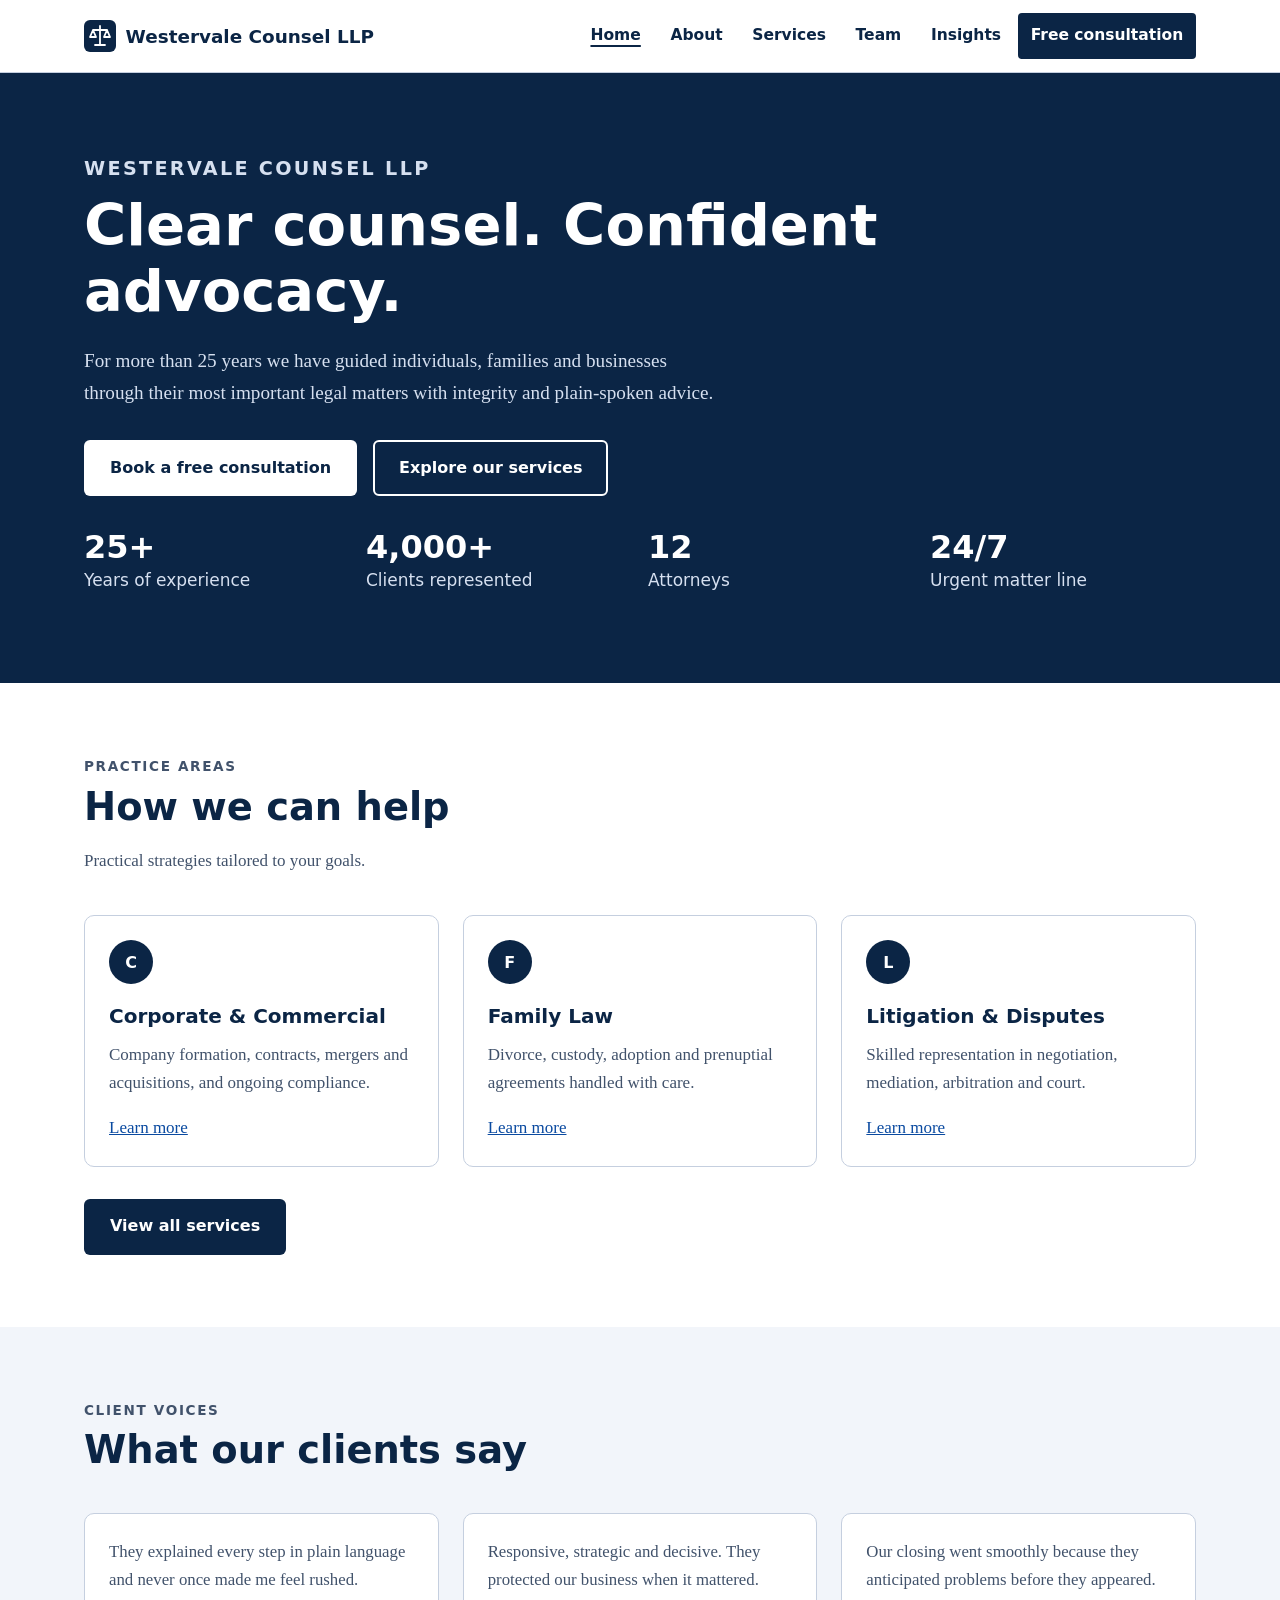
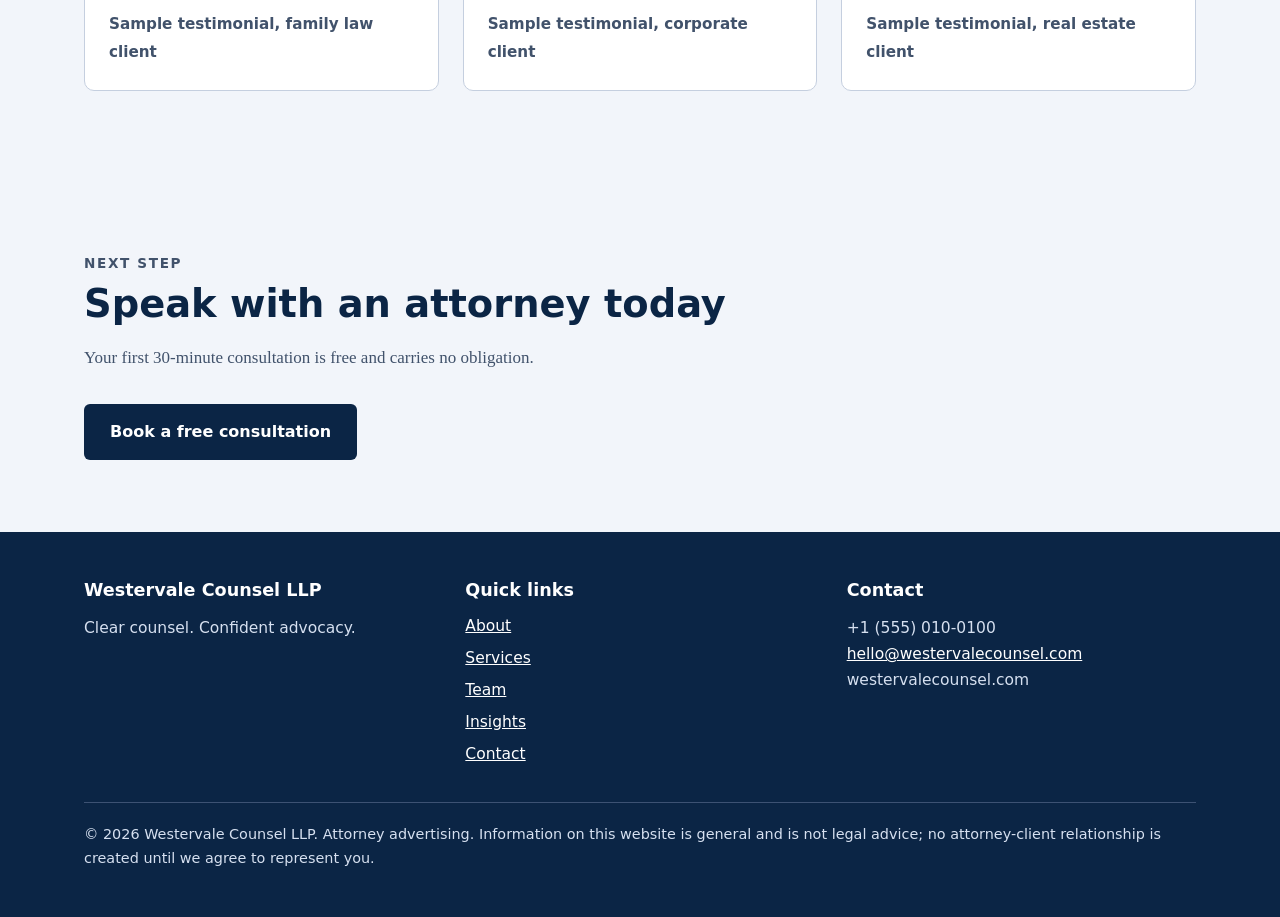
<file: index.html>
<!DOCTYPE html>
<html lang="en">
<head>
<meta charset="utf-8">
<meta name="viewport" content="width=device-width, initial-scale=1, viewport-fit=cover">
<title>Trusted Legal Counsel | Westervale Counsel LLP</title>
<meta name="description" content="Westervale Counsel LLP provides corporate, family, litigation, real estate, immigration and estate legal services.">
<link rel="icon" href="data:image/svg+xml,%3Csvg xmlns='http://www.w3.org/2000/svg' viewBox='0 0 32 32'%3E%3Crect width='32' height='32' rx='6' fill='%230b2545'/%3E%3C/svg%3E">
<link rel="stylesheet" href="styles.css">
</head>
<body>
<a class="skip" href="#main">Skip to main content</a>
<header class="site">
<div class="wrap bar">
<a class="logo" href="index.html" aria-label="Westervale Counsel LLP, home"><svg viewBox="0 0 32 32" aria-hidden="true" focusable="false"><rect width="32" height="32" rx="6" fill="currentColor"/><path d="M16 6v18M9 10h14M9 10l-3 7h6zM23 10l-3 7h6zM11 25h10" stroke="var(--bg)" stroke-width="1.8" fill="none" stroke-linecap="round" stroke-linejoin="round"/></svg>
Westervale Counsel LLP
</a>
<nav aria-label="Main">
<button class="menu-btn" type="button" aria-expanded="false" aria-controls="menu">Menu</button>
<ul id="menu"><li><a href="index.html" aria-current="page">Home</a></li><li><a href="about.html">About</a></li><li><a href="services.html">Services</a></li><li><a href="team.html">Team</a></li><li><a href="insight.html">Insights</a></li><li><a class="cta" href="contact.html">Free consultation</a></li></ul>
</nav>
</div>
</header>
<main id="main">
<section class="hero" aria-labelledby="hero-h"><div class="wrap"><p class="eyebrow">Westervale Counsel LLP</p><h1 id="hero-h">Clear counsel. Confident advocacy.</h1><p>For more than 25 years we have guided individuals, families and businesses through their most important legal matters with integrity and plain-spoken advice.</p><div class="btns"><a class="btn btn-light" href="contact.html">Book a free consultation</a><a class="btn btn-outline" href="services.html">Explore our services</a></div><ul class="stats" aria-label="Firm highlights"><li><strong>25+</strong><span>Years of experience</span></li><li><strong>4,000+</strong><span>Clients represented</span></li><li><strong>12</strong><span>Attorneys</span></li><li><strong>24/7</strong><span>Urgent matter line</span></li></ul></div></section>
<section class="section" id="services" aria-labelledby="services-h"><div class="wrap"><p class="eyebrow">Practice areas</p><h2 id="services-h">How we can help</h2><p class="lead">Practical strategies tailored to your goals.</p><ul class="grid"><li class="card"><div class="icon" aria-hidden="true">C</div><h3>Corporate &amp; Commercial</h3><p>Company formation, contracts, mergers and acquisitions, and ongoing compliance.</p><a href="services.html">Learn more<span class="sr"> about Corporate &amp; Commercial</span></a></li><li class="card"><div class="icon" aria-hidden="true">F</div><h3>Family Law</h3><p>Divorce, custody, adoption and prenuptial agreements handled with care.</p><a href="services.html">Learn more<span class="sr"> about Family Law</span></a></li><li class="card"><div class="icon" aria-hidden="true">L</div><h3>Litigation &amp; Disputes</h3><p>Skilled representation in negotiation, mediation, arbitration and court.</p><a href="services.html">Learn more<span class="sr"> about Litigation &amp; Disputes</span></a></li></ul><div class="btns"><a class="btn btn-dark" href="services.html">View all services</a></div></div></section>
<section class="section alt" id="results" aria-labelledby="results-h"><div class="wrap"><p class="eyebrow">Client voices</p><h2 id="results-h">What our clients say</h2><ul class="grid"><li class="card"><blockquote><p>They explained every step in plain language and never once made me feel rushed.</p><cite>Sample testimonial, family law client</cite></blockquote></li><li class="card"><blockquote><p>Responsive, strategic and decisive. They protected our business when it mattered.</p><cite>Sample testimonial, corporate client</cite></blockquote></li><li class="card"><blockquote><p>Our closing went smoothly because they anticipated problems before they appeared.</p><cite>Sample testimonial, real estate client</cite></blockquote></li></ul></div></section>
<section class="section alt" id="cta" aria-labelledby="cta-h"><div class="wrap"><p class="eyebrow">Next step</p><h2 id="cta-h">Speak with an attorney today</h2><p class="lead">Your first 30-minute consultation is free and carries no obligation.</p><div class="btns"><a class="btn btn-dark" href="contact.html">Book a free consultation</a></div></div></section>
</main>
<footer>
<div class="wrap">
<div class="cols">
<div><h2>Westervale Counsel LLP</h2><p>Clear counsel. Confident advocacy.</p></div>
<div><h2>Quick links</h2><ul><li><a href="about.html">About</a></li><li><a href="services.html">Services</a></li><li><a href="team.html">Team</a></li><li><a href="insight.html">Insights</a></li><li><a href="contact.html">Contact</a></li></ul></div>
<div><h2>Contact</h2><p>+1 (555) 010-0100<br><a href="mailto:hello@westervalecounsel.com">hello@westervalecounsel.com</a><br>westervalecounsel.com</p></div>
</div>
<p class="fine">&copy; 2026 Westervale Counsel LLP. Attorney advertising. Information on this website is general and is not legal advice; no attorney-client relationship is created until we agree to represent you.</p>
</div>
</footer>
<script src="script.js" defer></script>
</body>
</html>
</file>
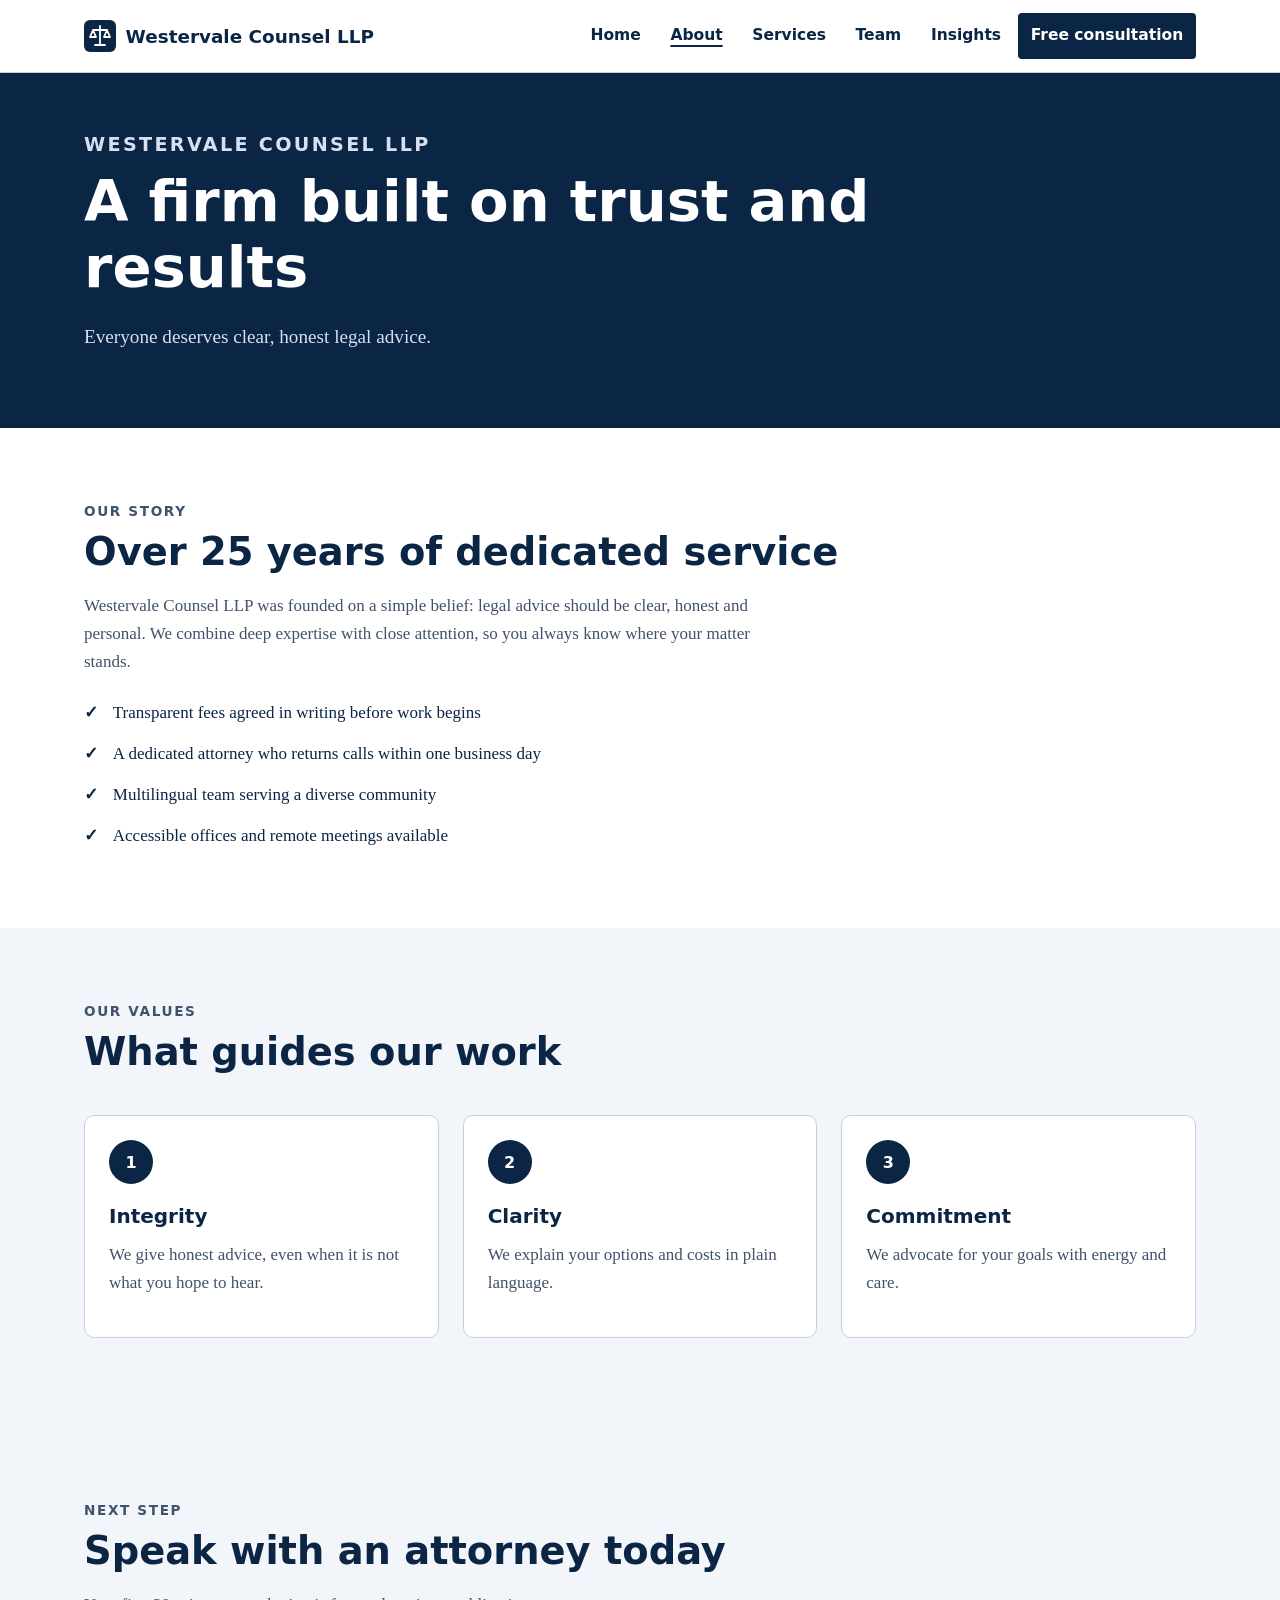
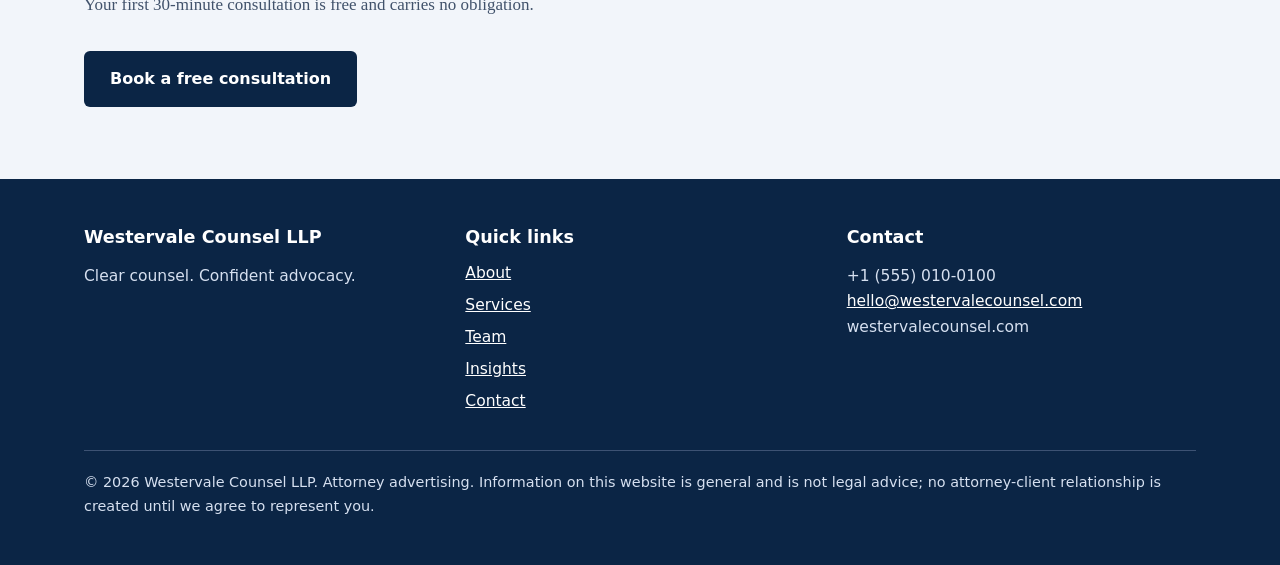
<file: about.html>
<!DOCTYPE html>
<html lang="en">
<head>
<meta charset="utf-8">
<meta name="viewport" content="width=device-width, initial-scale=1, viewport-fit=cover">
<title>About Us | Westervale Counsel LLP</title>
<meta name="description" content="Learn about Westervale Counsel LLP, our values and our approach to client service.">
<link rel="icon" href="data:image/svg+xml,%3Csvg xmlns='http://www.w3.org/2000/svg' viewBox='0 0 32 32'%3E%3Crect width='32' height='32' rx='6' fill='%230b2545'/%3E%3C/svg%3E">
<link rel="stylesheet" href="styles.css">
</head>
<body>
<a class="skip" href="#main">Skip to main content</a>
<header class="site">
<div class="wrap bar">
<a class="logo" href="index.html" aria-label="Westervale Counsel LLP, home"><svg viewBox="0 0 32 32" aria-hidden="true" focusable="false"><rect width="32" height="32" rx="6" fill="currentColor"/><path d="M16 6v18M9 10h14M9 10l-3 7h6zM23 10l-3 7h6zM11 25h10" stroke="var(--bg)" stroke-width="1.8" fill="none" stroke-linecap="round" stroke-linejoin="round"/></svg>
Westervale Counsel LLP
</a>
<nav aria-label="Main">
<button class="menu-btn" type="button" aria-expanded="false" aria-controls="menu">Menu</button>
<ul id="menu"><li><a href="index.html">Home</a></li><li><a href="about.html" aria-current="page">About</a></li><li><a href="services.html">Services</a></li><li><a href="team.html">Team</a></li><li><a href="insight.html">Insights</a></li><li><a class="cta" href="contact.html">Free consultation</a></li></ul>
</nav>
</div>
</header>
<main id="main">
<section class="hero sm" aria-labelledby="hero-h"><div class="wrap"><p class="eyebrow">Westervale Counsel LLP</p><h1 id="hero-h">A firm built on trust and results</h1><p>Everyone deserves clear, honest legal advice.</p></div></section>
<section class="section" id="story" aria-labelledby="story-h"><div class="wrap"><p class="eyebrow">Our story</p><h2 id="story-h">Over 25 years of dedicated service</h2><p class="lead">Westervale Counsel LLP was founded on a simple belief: legal advice should be clear, honest and personal. We combine deep expertise with close attention, so you always know where your matter stands.</p><ul class="checks"><li>Transparent fees agreed in writing before work begins</li><li>A dedicated attorney who returns calls within one business day</li><li>Multilingual team serving a diverse community</li><li>Accessible offices and remote meetings available</li></ul></div></section>
<section class="section alt" id="values" aria-labelledby="values-h"><div class="wrap"><p class="eyebrow">Our values</p><h2 id="values-h">What guides our work</h2><ul class="grid"><li class="card"><div class="icon" aria-hidden="true">1</div><h3>Integrity</h3><p>We give honest advice, even when it is not what you hope to hear.</p></li><li class="card"><div class="icon" aria-hidden="true">2</div><h3>Clarity</h3><p>We explain your options and costs in plain language.</p></li><li class="card"><div class="icon" aria-hidden="true">3</div><h3>Commitment</h3><p>We advocate for your goals with energy and care.</p></li></ul></div></section>
<section class="section alt" id="cta" aria-labelledby="cta-h"><div class="wrap"><p class="eyebrow">Next step</p><h2 id="cta-h">Speak with an attorney today</h2><p class="lead">Your first 30-minute consultation is free and carries no obligation.</p><div class="btns"><a class="btn btn-dark" href="contact.html">Book a free consultation</a></div></div></section>
</main>
<footer>
<div class="wrap">
<div class="cols">
<div><h2>Westervale Counsel LLP</h2><p>Clear counsel. Confident advocacy.</p></div>
<div><h2>Quick links</h2><ul><li><a href="about.html">About</a></li><li><a href="services.html">Services</a></li><li><a href="team.html">Team</a></li><li><a href="insight.html">Insights</a></li><li><a href="contact.html">Contact</a></li></ul></div>
<div><h2>Contact</h2><p>+1 (555) 010-0100<br><a href="mailto:hello@westervalecounsel.com">hello@westervalecounsel.com</a><br>westervalecounsel.com</p></div>
</div>
<p class="fine">&copy; 2026 Westervale Counsel LLP. Attorney advertising. Information on this website is general and is not legal advice; no attorney-client relationship is created until we agree to represent you.</p>
</div>
</footer>
<script src="script.js" defer></script>
</body>
</html>
</file>
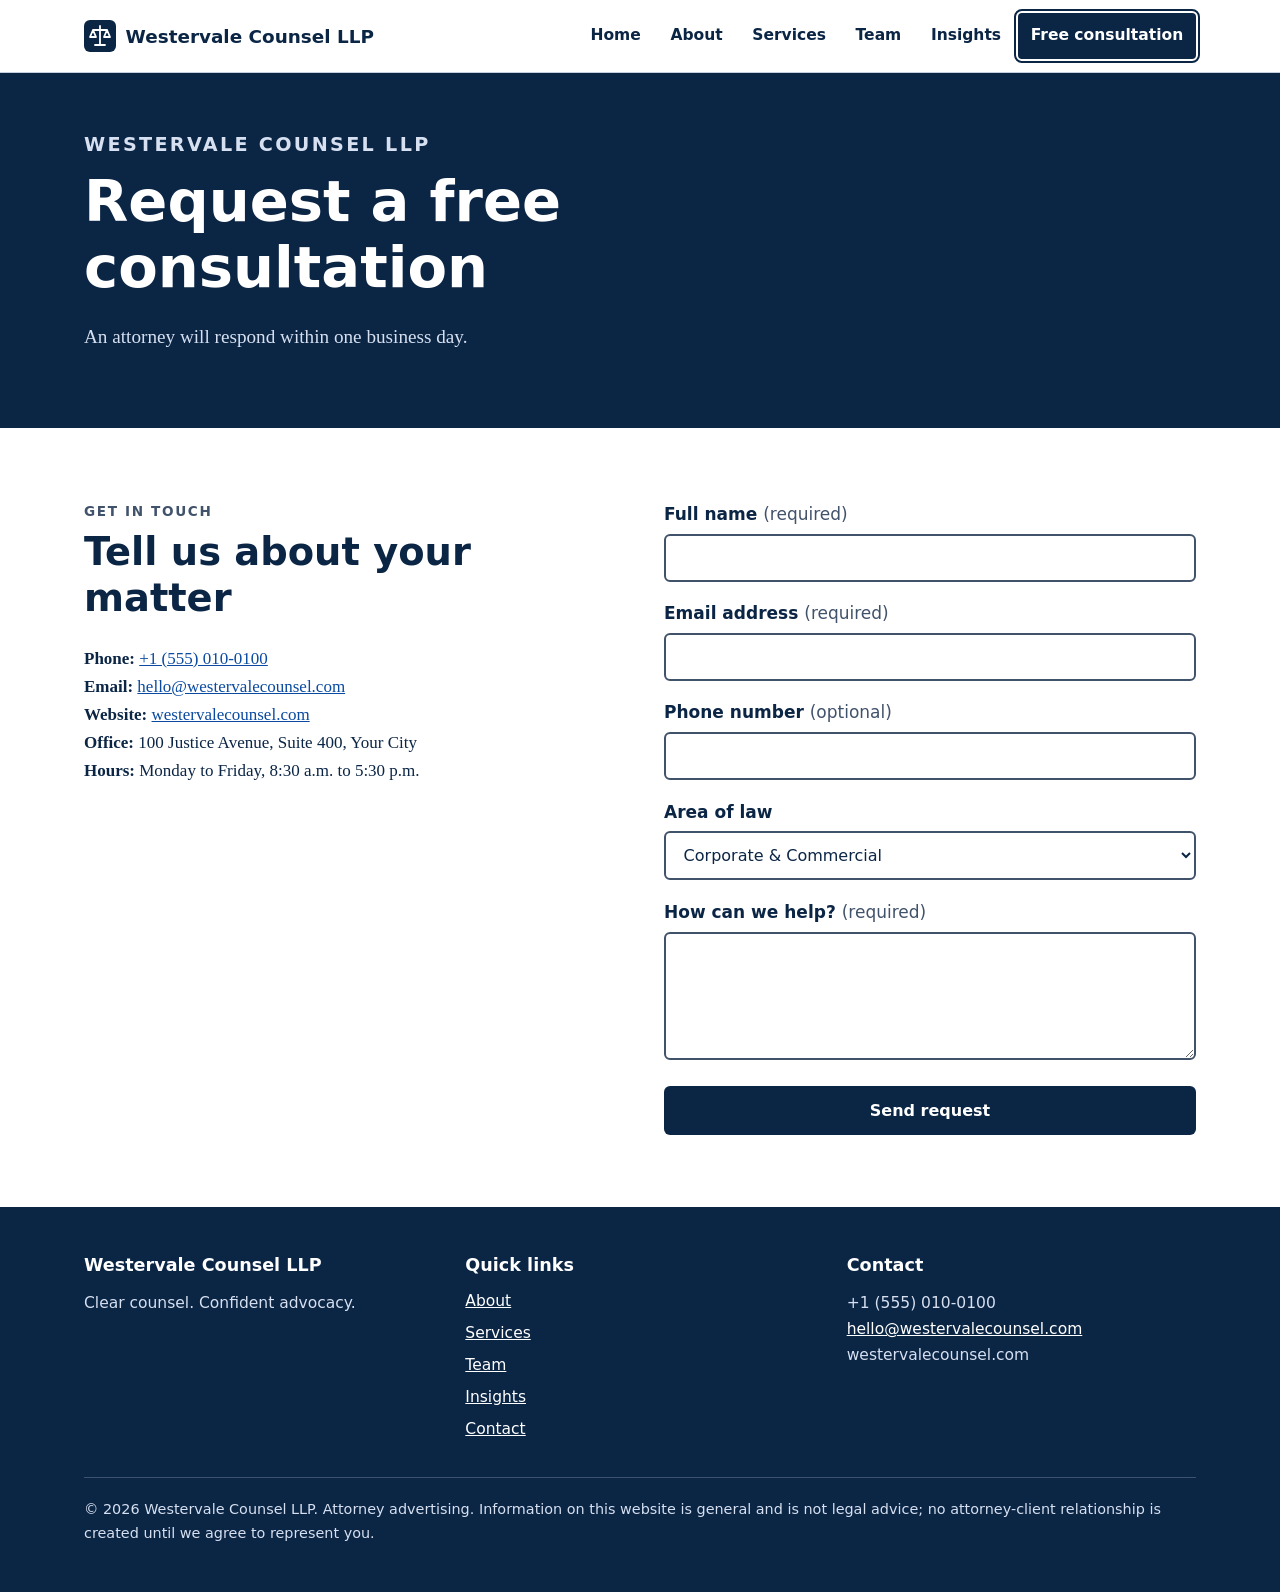
<file: contact.html>
<!DOCTYPE html>
<html lang="en">
<head>
<meta charset="utf-8">
<meta name="viewport" content="width=device-width, initial-scale=1, viewport-fit=cover">
<title>Contact | Westervale Counsel LLP</title>
<meta name="description" content="Request a free consultation with Westervale Counsel LLP.">
<link rel="icon" href="data:image/svg+xml,%3Csvg xmlns='http://www.w3.org/2000/svg' viewBox='0 0 32 32'%3E%3Crect width='32' height='32' rx='6' fill='%230b2545'/%3E%3C/svg%3E">
<link rel="stylesheet" href="styles.css">
</head>
<body>
<a class="skip" href="#main">Skip to main content</a>
<header class="site">
<div class="wrap bar">
<a class="logo" href="index.html" aria-label="Westervale Counsel LLP, home"><svg viewBox="0 0 32 32" aria-hidden="true" focusable="false"><rect width="32" height="32" rx="6" fill="currentColor"/><path d="M16 6v18M9 10h14M9 10l-3 7h6zM23 10l-3 7h6zM11 25h10" stroke="var(--bg)" stroke-width="1.8" fill="none" stroke-linecap="round" stroke-linejoin="round"/></svg>
Westervale Counsel LLP
</a>
<nav aria-label="Main">
<button class="menu-btn" type="button" aria-expanded="false" aria-controls="menu">Menu</button>
<ul id="menu"><li><a href="index.html">Home</a></li><li><a href="about.html">About</a></li><li><a href="services.html">Services</a></li><li><a href="team.html">Team</a></li><li><a href="insight.html">Insights</a></li><li><a class="cta" href="contact.html" aria-current="page">Free consultation</a></li></ul>
</nav>
</div>
</header>
<main id="main">
<section class="hero sm" aria-labelledby="hero-h"><div class="wrap"><p class="eyebrow">Westervale Counsel LLP</p><h1 id="hero-h">Request a free consultation</h1><p>An attorney will respond within one business day.</p></div></section>
<section class="section" id="contact" aria-labelledby="contact-h"><div class="wrap two"><div><p class="eyebrow">Get in touch</p><h2 id="contact-h">Tell us about your matter</h2><address><strong>Phone:</strong> <a href="tel:+15550100">+1 (555) 010-0100</a><br><strong>Email:</strong> <a href="mailto:hello@westervalecounsel.com">hello@westervalecounsel.com</a><br><strong>Website:</strong> <a href="https://westervalecounsel.com">westervalecounsel.com</a><br><strong>Office:</strong> 100 Justice Avenue, Suite 400, Your City<br><strong>Hours:</strong> Monday to Friday, 8:30 a.m. to 5:30 p.m.</address></div><form id="cf" novalidate aria-label="Consultation request">
<div><label for="name">Full name <span class="req">(required)</span></label><input id="name" name="name" autocomplete="name" required aria-describedby="name-e"><p class="err" id="name-e" hidden></p></div>
<div><label for="email">Email address <span class="req">(required)</span></label><input id="email" name="email" type="email" autocomplete="email" required aria-describedby="email-e"><p class="err" id="email-e" hidden></p></div>
<div><label for="phone">Phone number <span class="req">(optional)</span></label><input id="phone" name="phone" type="tel" autocomplete="tel"></div>
<div><label for="area">Area of law</label><select id="area" name="area"><option>Corporate &amp; Commercial</option><option>Family Law</option><option>Litigation &amp; Disputes</option><option>Real Estate</option><option>Immigration</option><option>Wills &amp; Estates</option><option>Other</option></select></div>
<div><label for="msg">How can we help? <span class="req">(required)</span></label><textarea id="msg" name="msg" required aria-describedby="msg-e"></textarea><p class="err" id="msg-e" hidden></p></div>
<button class="btn btn-dark" type="submit">Send request</button>
<div class="status" id="status" role="status" aria-live="polite"></div>
</form></div></section>
</main>
<footer>
<div class="wrap">
<div class="cols">
<div><h2>Westervale Counsel LLP</h2><p>Clear counsel. Confident advocacy.</p></div>
<div><h2>Quick links</h2><ul><li><a href="about.html">About</a></li><li><a href="services.html">Services</a></li><li><a href="team.html">Team</a></li><li><a href="insight.html">Insights</a></li><li><a href="contact.html">Contact</a></li></ul></div>
<div><h2>Contact</h2><p>+1 (555) 010-0100<br><a href="mailto:hello@westervalecounsel.com">hello@westervalecounsel.com</a><br>westervalecounsel.com</p></div>
</div>
<p class="fine">&copy; 2026 Westervale Counsel LLP. Attorney advertising. Information on this website is general and is not legal advice; no attorney-client relationship is created until we agree to represent you.</p>
</div>
</footer>
<script src="script.js" defer></script>
</body>
</html>
</file>
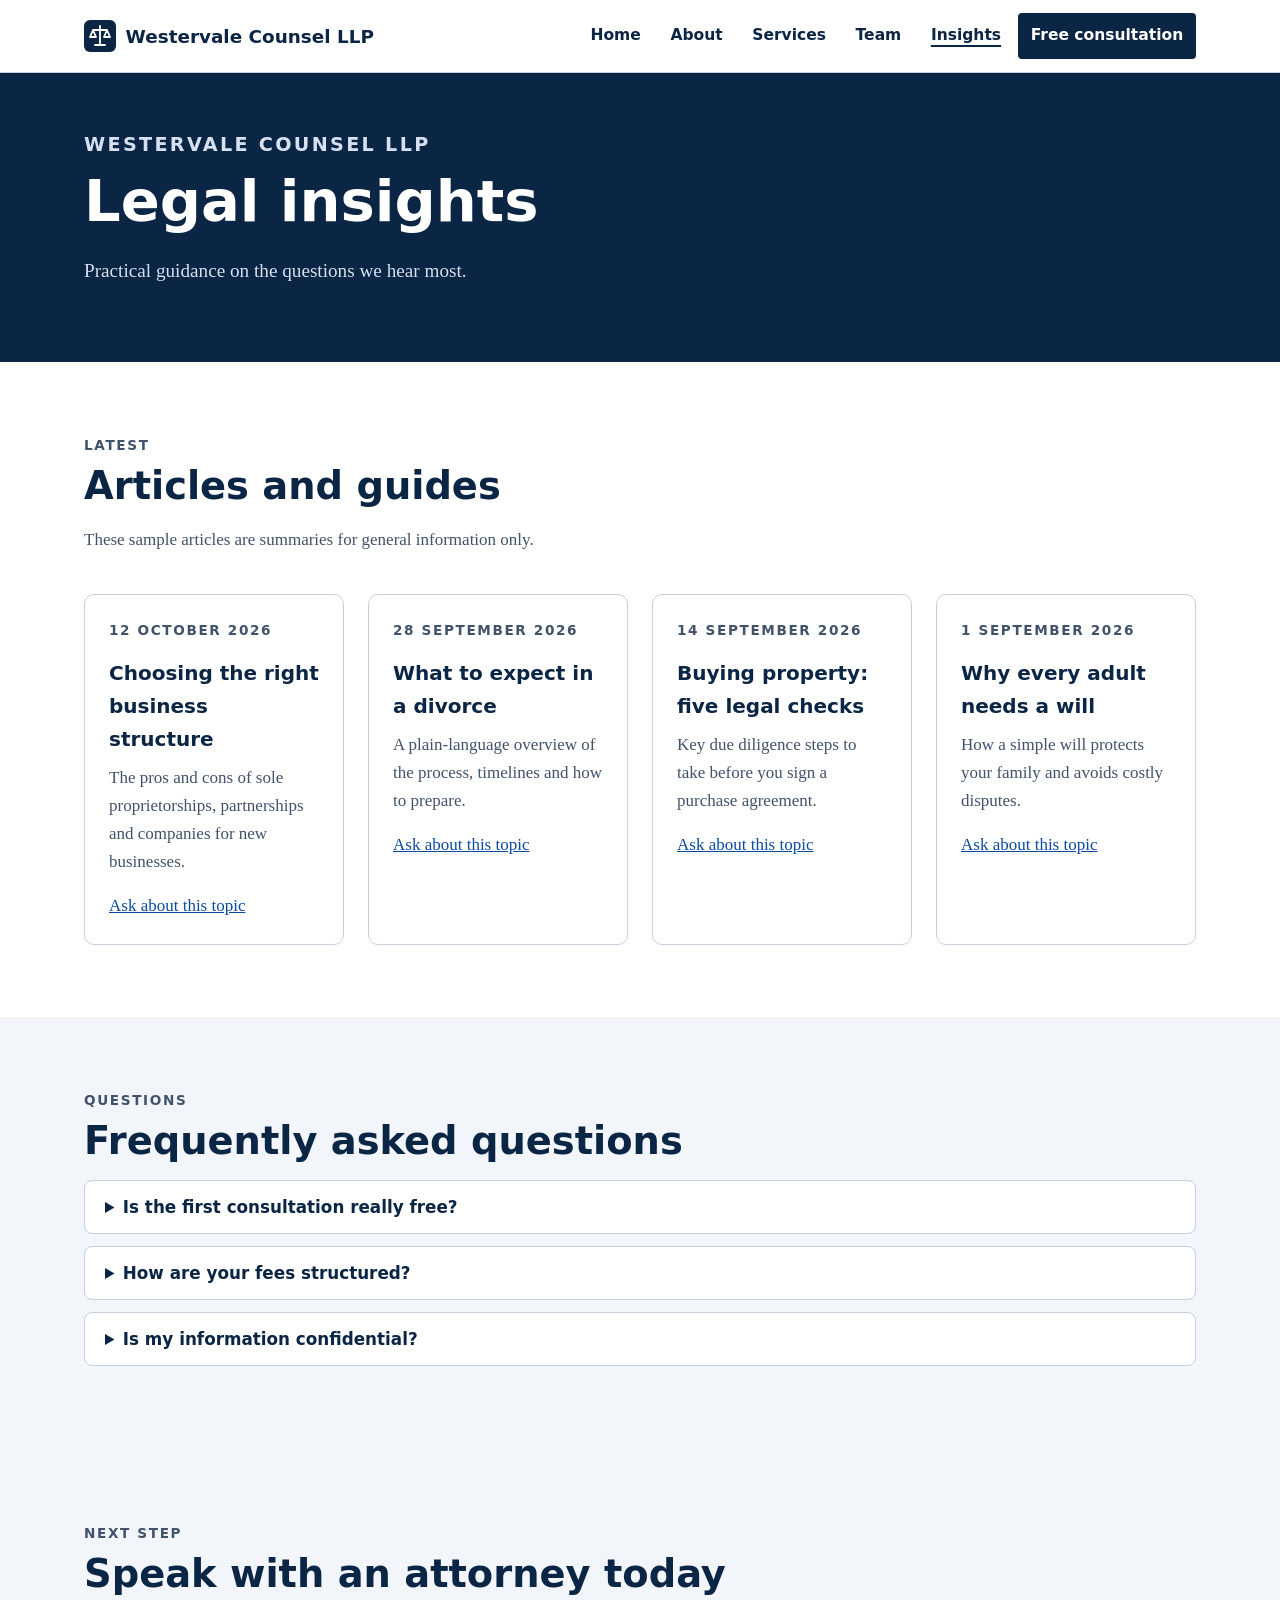
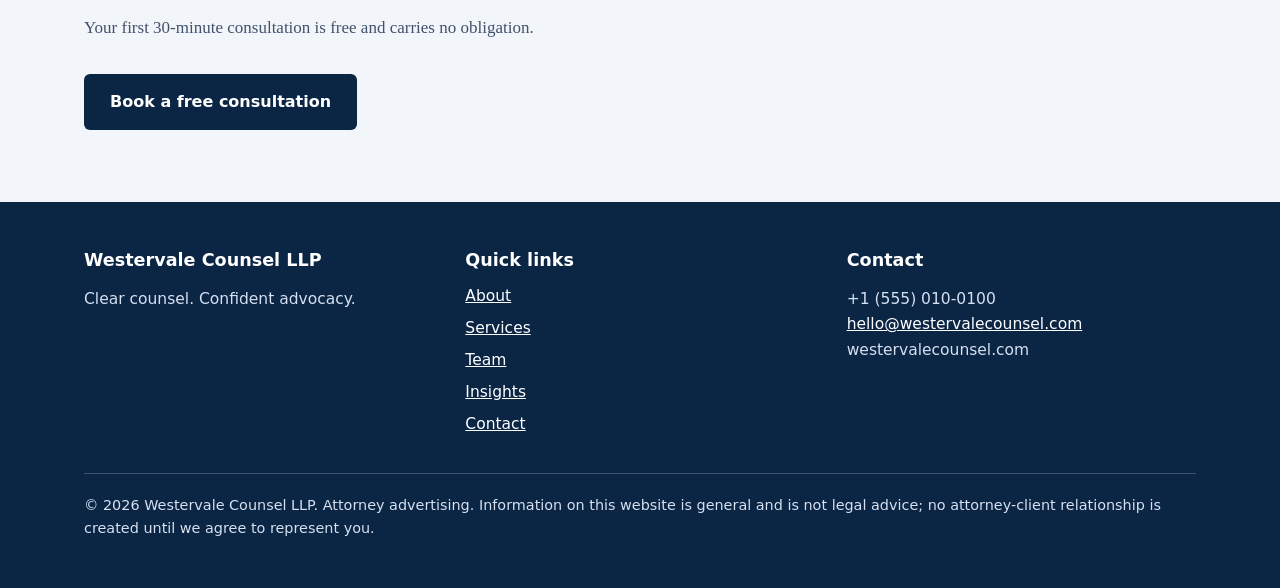
<file: insight.html>
<!DOCTYPE html>
<html lang="en">
<head>
<meta charset="utf-8">
<meta name="viewport" content="width=device-width, initial-scale=1, viewport-fit=cover">
<title>Insights | Westervale Counsel LLP</title>
<meta name="description" content="Legal insights, guides and answers to common questions from Westervale Counsel LLP.">
<link rel="icon" href="data:image/svg+xml,%3Csvg xmlns='http://www.w3.org/2000/svg' viewBox='0 0 32 32'%3E%3Crect width='32' height='32' rx='6' fill='%230b2545'/%3E%3C/svg%3E">
<link rel="stylesheet" href="styles.css">
</head>
<body>
<a class="skip" href="#main">Skip to main content</a>
<header class="site">
<div class="wrap bar">
<a class="logo" href="index.html" aria-label="Westervale Counsel LLP, home"><svg viewBox="0 0 32 32" aria-hidden="true" focusable="false"><rect width="32" height="32" rx="6" fill="currentColor"/><path d="M16 6v18M9 10h14M9 10l-3 7h6zM23 10l-3 7h6zM11 25h10" stroke="var(--bg)" stroke-width="1.8" fill="none" stroke-linecap="round" stroke-linejoin="round"/></svg>
Westervale Counsel LLP
</a>
<nav aria-label="Main">
<button class="menu-btn" type="button" aria-expanded="false" aria-controls="menu">Menu</button>
<ul id="menu"><li><a href="index.html">Home</a></li><li><a href="about.html">About</a></li><li><a href="services.html">Services</a></li><li><a href="team.html">Team</a></li><li><a href="insight.html" aria-current="page">Insights</a></li><li><a class="cta" href="contact.html">Free consultation</a></li></ul>
</nav>
</div>
</header>
<main id="main">
<section class="hero sm" aria-labelledby="hero-h"><div class="wrap"><p class="eyebrow">Westervale Counsel LLP</p><h1 id="hero-h">Legal insights</h1><p>Practical guidance on the questions we hear most.</p></div></section>
<section class="section" id="articles" aria-labelledby="articles-h"><div class="wrap"><p class="eyebrow">Latest</p><h2 id="articles-h">Articles and guides</h2><p class="lead">These sample articles are summaries for general information only.</p><div class="grid"><article class="card"><p class="eyebrow" style="color:var(--muted)"><time>12 October 2026</time></p><h3>Choosing the right business structure</h3><p>The pros and cons of sole proprietorships, partnerships and companies for new businesses.</p><a href="contact.html">Ask about this topic<span class="sr">: Choosing the right business structure</span></a></article><article class="card"><p class="eyebrow" style="color:var(--muted)"><time>28 September 2026</time></p><h3>What to expect in a divorce</h3><p>A plain-language overview of the process, timelines and how to prepare.</p><a href="contact.html">Ask about this topic<span class="sr">: What to expect in a divorce</span></a></article><article class="card"><p class="eyebrow" style="color:var(--muted)"><time>14 September 2026</time></p><h3>Buying property: five legal checks</h3><p>Key due diligence steps to take before you sign a purchase agreement.</p><a href="contact.html">Ask about this topic<span class="sr">: Buying property: five legal checks</span></a></article><article class="card"><p class="eyebrow" style="color:var(--muted)"><time>1 September 2026</time></p><h3>Why every adult needs a will</h3><p>How a simple will protects your family and avoids costly disputes.</p><a href="contact.html">Ask about this topic<span class="sr">: Why every adult needs a will</span></a></article></div></div></section>
<section class="section alt" id="faq" aria-labelledby="faq-h"><div class="wrap"><p class="eyebrow">Questions</p><h2 id="faq-h">Frequently asked questions</h2><details><summary>Is the first consultation really free?</summary><p>Yes. Your initial 30-minute consultation carries no cost or obligation.</p></details><details><summary>How are your fees structured?</summary><p>We offer fixed fees, hourly rates or contingency arrangements, always agreed in writing first.</p></details><details><summary>Is my information confidential?</summary><p>Yes. Everything you share is protected by attorney-client privilege.</p></details></div></section>
<section class="section alt" id="cta" aria-labelledby="cta-h"><div class="wrap"><p class="eyebrow">Next step</p><h2 id="cta-h">Speak with an attorney today</h2><p class="lead">Your first 30-minute consultation is free and carries no obligation.</p><div class="btns"><a class="btn btn-dark" href="contact.html">Book a free consultation</a></div></div></section>
</main>
<footer>
<div class="wrap">
<div class="cols">
<div><h2>Westervale Counsel LLP</h2><p>Clear counsel. Confident advocacy.</p></div>
<div><h2>Quick links</h2><ul><li><a href="about.html">About</a></li><li><a href="services.html">Services</a></li><li><a href="team.html">Team</a></li><li><a href="insight.html">Insights</a></li><li><a href="contact.html">Contact</a></li></ul></div>
<div><h2>Contact</h2><p>+1 (555) 010-0100<br><a href="mailto:hello@westervalecounsel.com">hello@westervalecounsel.com</a><br>westervalecounsel.com</p></div>
</div>
<p class="fine">&copy; 2026 Westervale Counsel LLP. Attorney advertising. Information on this website is general and is not legal advice; no attorney-client relationship is created until we agree to represent you.</p>
</div>
</footer>
<script src="script.js" defer></script>
</body>
</html>
</file>
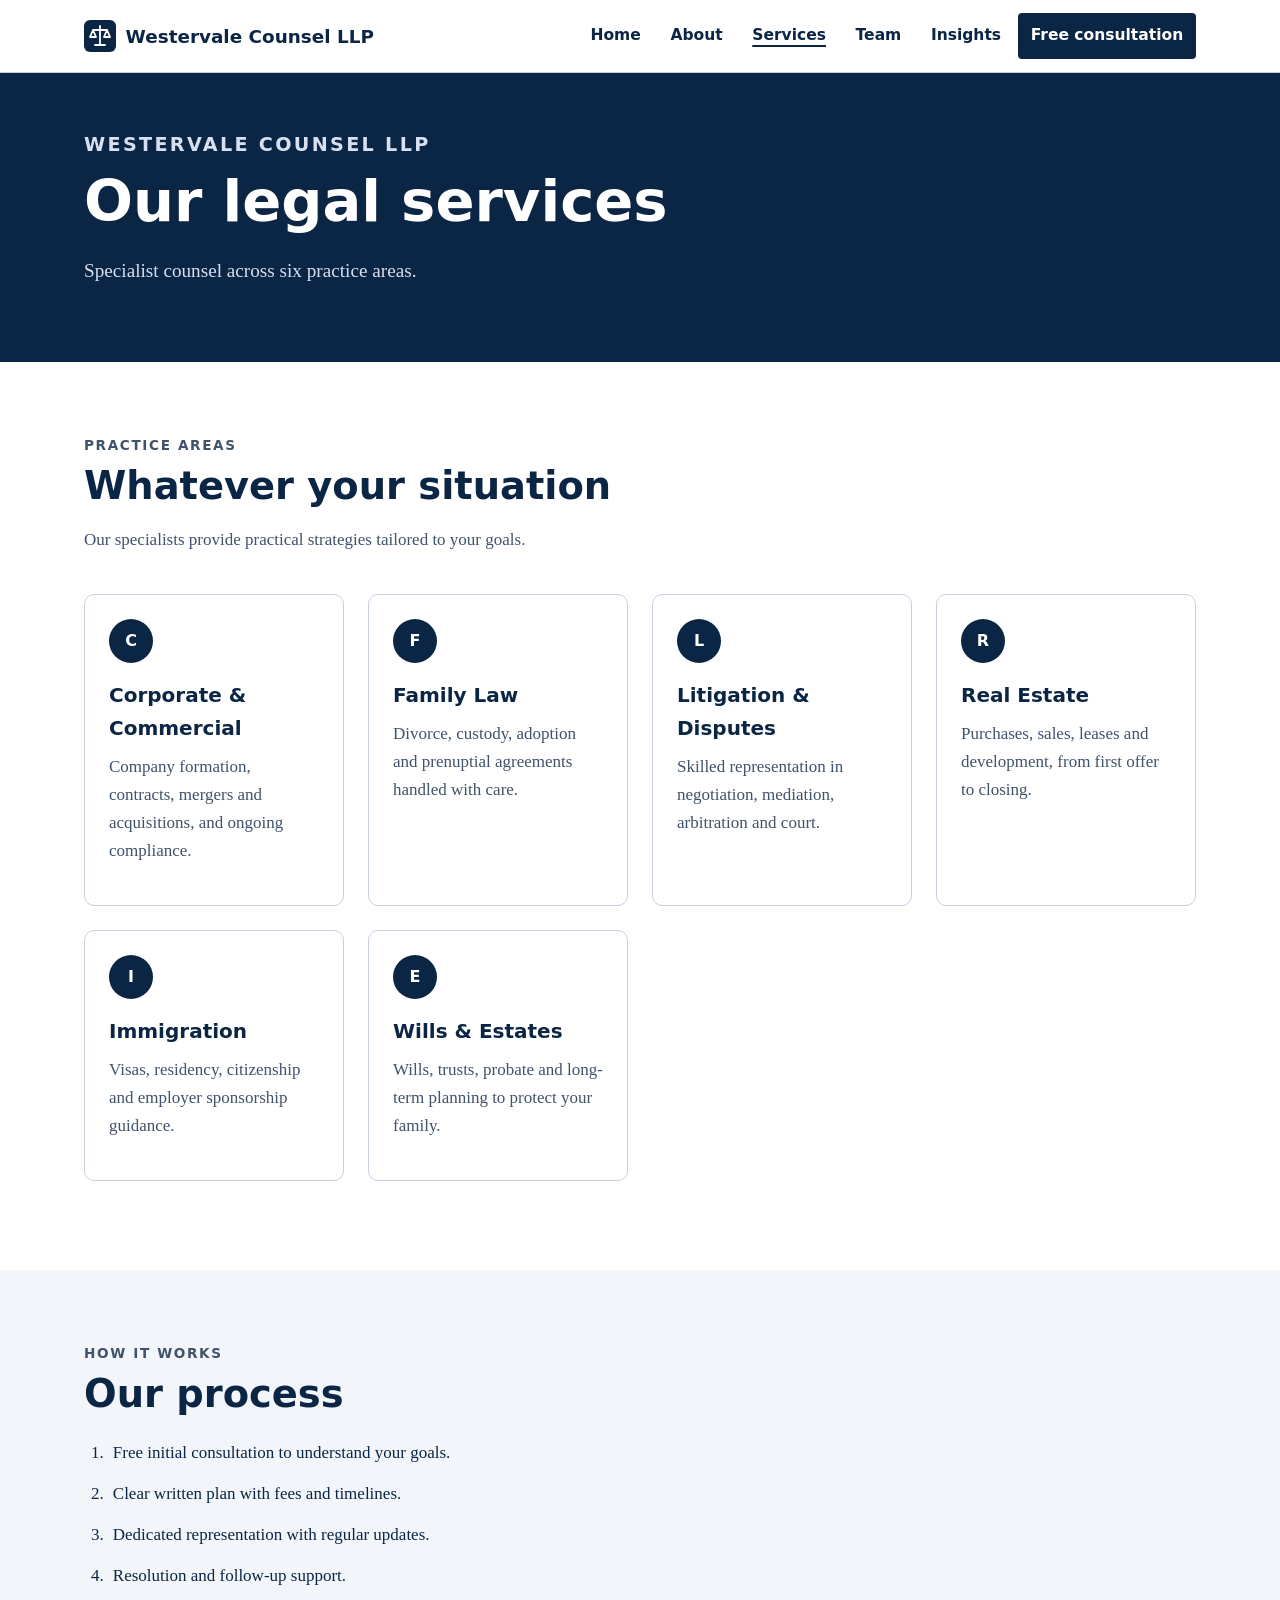
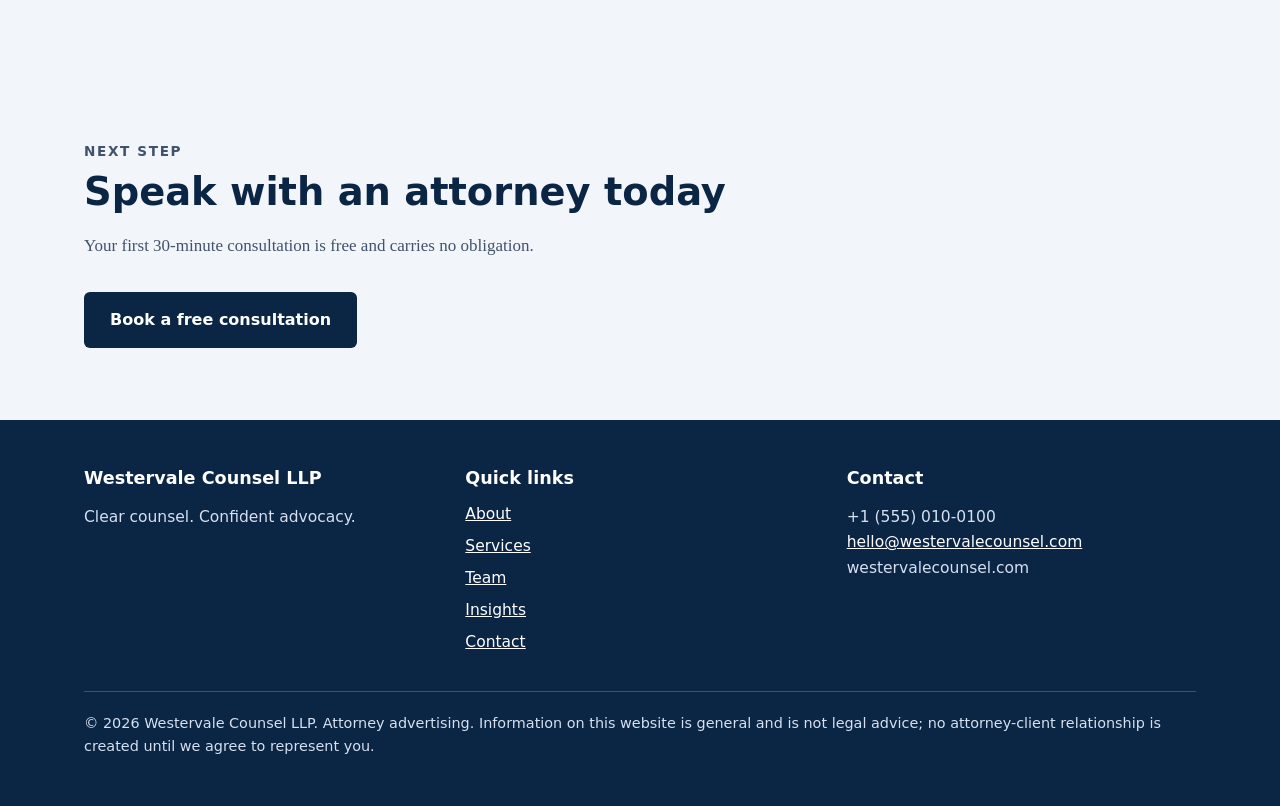
<file: services.html>
<!DOCTYPE html>
<html lang="en">
<head>
<meta charset="utf-8">
<meta name="viewport" content="width=device-width, initial-scale=1, viewport-fit=cover">
<title>Our Services | Westervale Counsel LLP</title>
<meta name="description" content="Corporate, family, litigation, real estate, immigration and estate law services from Westervale Counsel LLP.">
<link rel="icon" href="data:image/svg+xml,%3Csvg xmlns='http://www.w3.org/2000/svg' viewBox='0 0 32 32'%3E%3Crect width='32' height='32' rx='6' fill='%230b2545'/%3E%3C/svg%3E">
<link rel="stylesheet" href="styles.css">
</head>
<body>
<a class="skip" href="#main">Skip to main content</a>
<header class="site">
<div class="wrap bar">
<a class="logo" href="index.html" aria-label="Westervale Counsel LLP, home"><svg viewBox="0 0 32 32" aria-hidden="true" focusable="false"><rect width="32" height="32" rx="6" fill="currentColor"/><path d="M16 6v18M9 10h14M9 10l-3 7h6zM23 10l-3 7h6zM11 25h10" stroke="var(--bg)" stroke-width="1.8" fill="none" stroke-linecap="round" stroke-linejoin="round"/></svg>
Westervale Counsel LLP
</a>
<nav aria-label="Main">
<button class="menu-btn" type="button" aria-expanded="false" aria-controls="menu">Menu</button>
<ul id="menu"><li><a href="index.html">Home</a></li><li><a href="about.html">About</a></li><li><a href="services.html" aria-current="page">Services</a></li><li><a href="team.html">Team</a></li><li><a href="insight.html">Insights</a></li><li><a class="cta" href="contact.html">Free consultation</a></li></ul>
</nav>
</div>
</header>
<main id="main">
<section class="hero sm" aria-labelledby="hero-h"><div class="wrap"><p class="eyebrow">Westervale Counsel LLP</p><h1 id="hero-h">Our legal services</h1><p>Specialist counsel across six practice areas.</p></div></section>
<section class="section" id="areas" aria-labelledby="areas-h"><div class="wrap"><p class="eyebrow">Practice areas</p><h2 id="areas-h">Whatever your situation</h2><p class="lead">Our specialists provide practical strategies tailored to your goals.</p><ul class="grid"><li class="card"><div class="icon" aria-hidden="true">C</div><h3>Corporate &amp; Commercial</h3><p>Company formation, contracts, mergers and acquisitions, and ongoing compliance.</p></li><li class="card"><div class="icon" aria-hidden="true">F</div><h3>Family Law</h3><p>Divorce, custody, adoption and prenuptial agreements handled with care.</p></li><li class="card"><div class="icon" aria-hidden="true">L</div><h3>Litigation &amp; Disputes</h3><p>Skilled representation in negotiation, mediation, arbitration and court.</p></li><li class="card"><div class="icon" aria-hidden="true">R</div><h3>Real Estate</h3><p>Purchases, sales, leases and development, from first offer to closing.</p></li><li class="card"><div class="icon" aria-hidden="true">I</div><h3>Immigration</h3><p>Visas, residency, citizenship and employer sponsorship guidance.</p></li><li class="card"><div class="icon" aria-hidden="true">E</div><h3>Wills &amp; Estates</h3><p>Wills, trusts, probate and long-term planning to protect your family.</p></li></ul></div></section>
<section class="section alt" id="process" aria-labelledby="process-h"><div class="wrap"><p class="eyebrow">How it works</p><h2 id="process-h">Our process</h2><ol class="checks nomark" style="list-style:decimal;padding-left:1.5rem"><li style="padding-left:.3rem">Free initial consultation to understand your goals.</li><li style="padding-left:.3rem">Clear written plan with fees and timelines.</li><li style="padding-left:.3rem">Dedicated representation with regular updates.</li><li style="padding-left:.3rem">Resolution and follow-up support.</li></ol></div></section>
<section class="section alt" id="cta" aria-labelledby="cta-h"><div class="wrap"><p class="eyebrow">Next step</p><h2 id="cta-h">Speak with an attorney today</h2><p class="lead">Your first 30-minute consultation is free and carries no obligation.</p><div class="btns"><a class="btn btn-dark" href="contact.html">Book a free consultation</a></div></div></section>
</main>
<footer>
<div class="wrap">
<div class="cols">
<div><h2>Westervale Counsel LLP</h2><p>Clear counsel. Confident advocacy.</p></div>
<div><h2>Quick links</h2><ul><li><a href="about.html">About</a></li><li><a href="services.html">Services</a></li><li><a href="team.html">Team</a></li><li><a href="insight.html">Insights</a></li><li><a href="contact.html">Contact</a></li></ul></div>
<div><h2>Contact</h2><p>+1 (555) 010-0100<br><a href="mailto:hello@westervalecounsel.com">hello@westervalecounsel.com</a><br>westervalecounsel.com</p></div>
</div>
<p class="fine">&copy; 2026 Westervale Counsel LLP. Attorney advertising. Information on this website is general and is not legal advice; no attorney-client relationship is created until we agree to represent you.</p>
</div>
</footer>
<script src="script.js" defer></script>
</body>
</html>
</file>
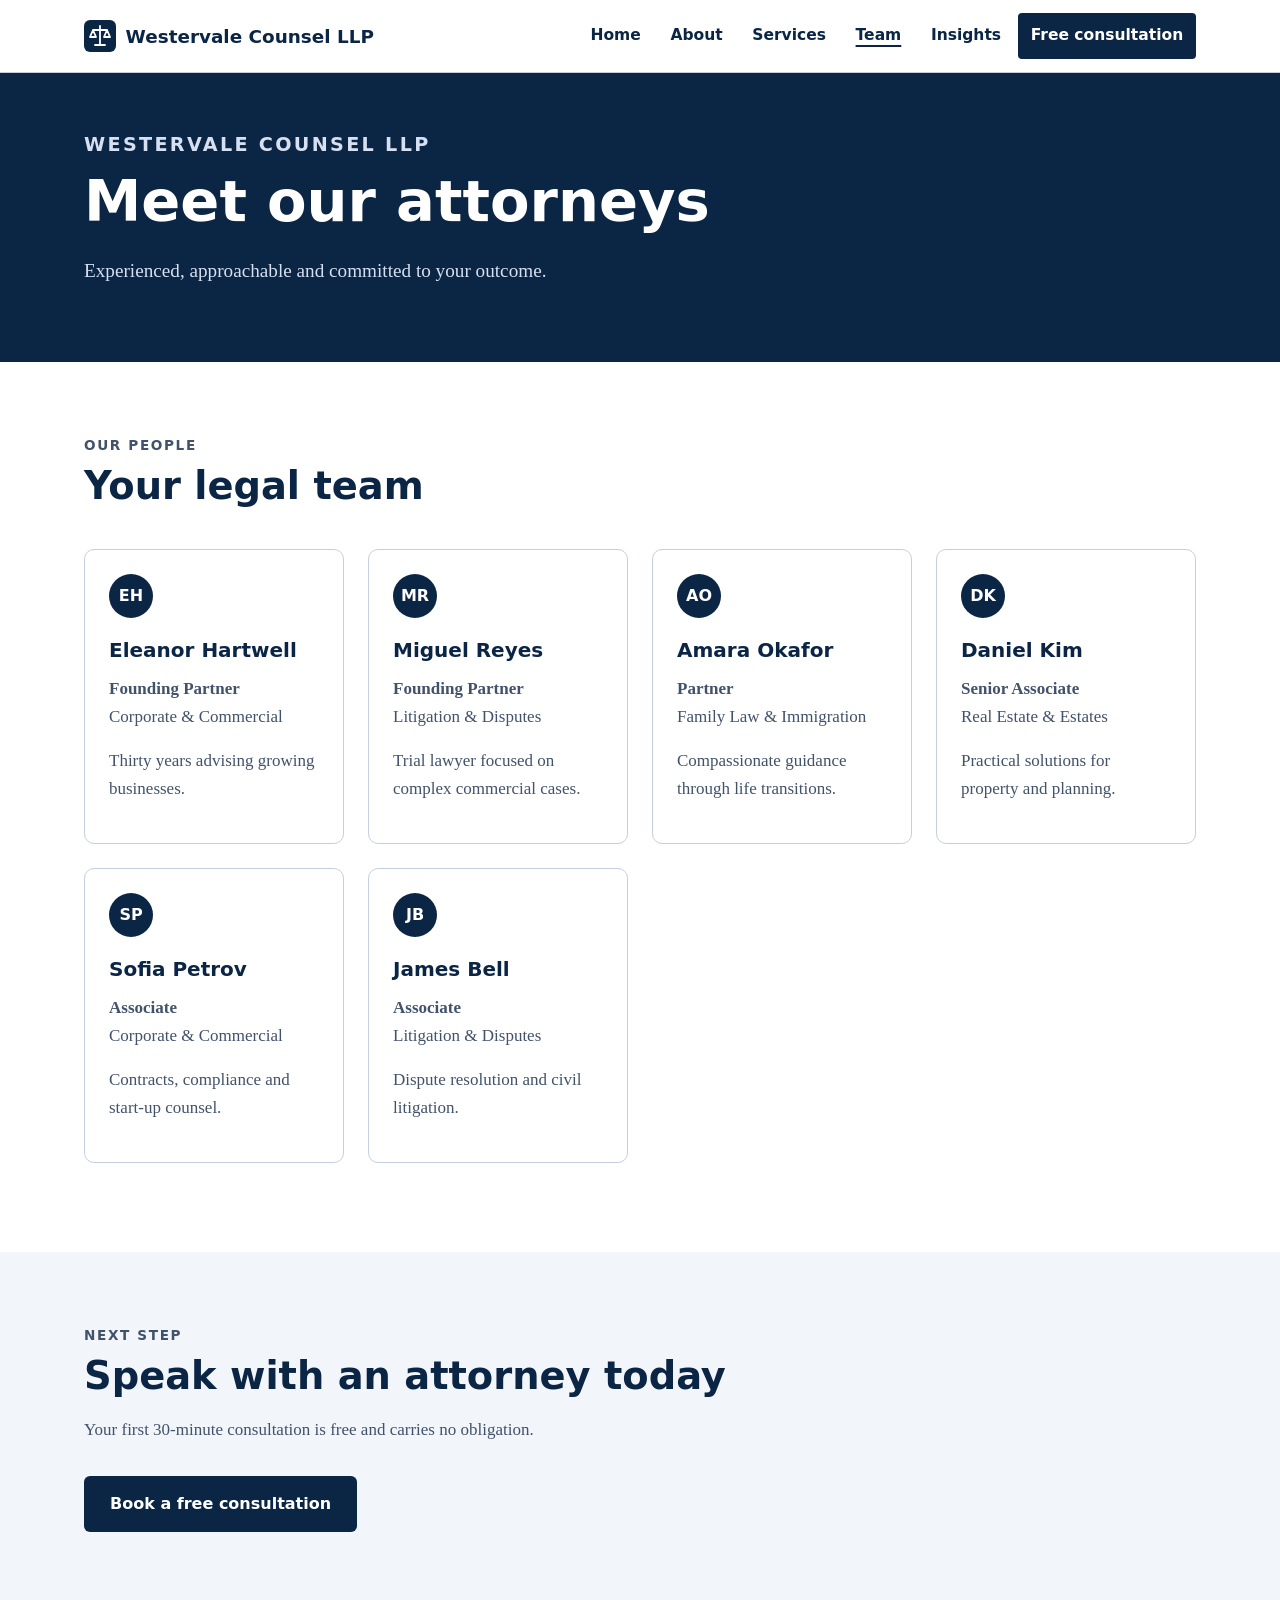
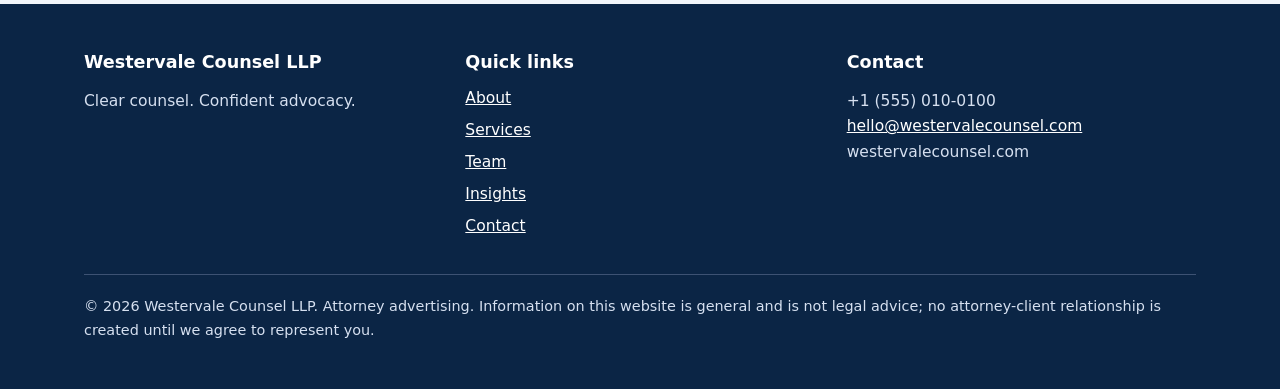
<file: team.html>
<!DOCTYPE html>
<html lang="en">
<head>
<meta charset="utf-8">
<meta name="viewport" content="width=device-width, initial-scale=1, viewport-fit=cover">
<title>Our Team | Westervale Counsel LLP</title>
<meta name="description" content="Meet the attorneys of Westervale Counsel LLP.">
<link rel="icon" href="data:image/svg+xml,%3Csvg xmlns='http://www.w3.org/2000/svg' viewBox='0 0 32 32'%3E%3Crect width='32' height='32' rx='6' fill='%230b2545'/%3E%3C/svg%3E">
<link rel="stylesheet" href="styles.css">
</head>
<body>
<a class="skip" href="#main">Skip to main content</a>
<header class="site">
<div class="wrap bar">
<a class="logo" href="index.html" aria-label="Westervale Counsel LLP, home"><svg viewBox="0 0 32 32" aria-hidden="true" focusable="false"><rect width="32" height="32" rx="6" fill="currentColor"/><path d="M16 6v18M9 10h14M9 10l-3 7h6zM23 10l-3 7h6zM11 25h10" stroke="var(--bg)" stroke-width="1.8" fill="none" stroke-linecap="round" stroke-linejoin="round"/></svg>
Westervale Counsel LLP
</a>
<nav aria-label="Main">
<button class="menu-btn" type="button" aria-expanded="false" aria-controls="menu">Menu</button>
<ul id="menu"><li><a href="index.html">Home</a></li><li><a href="about.html">About</a></li><li><a href="services.html">Services</a></li><li><a href="team.html" aria-current="page">Team</a></li><li><a href="insight.html">Insights</a></li><li><a class="cta" href="contact.html">Free consultation</a></li></ul>
</nav>
</div>
</header>
<main id="main">
<section class="hero sm" aria-labelledby="hero-h"><div class="wrap"><p class="eyebrow">Westervale Counsel LLP</p><h1 id="hero-h">Meet our attorneys</h1><p>Experienced, approachable and committed to your outcome.</p></div></section>
<section class="section" id="attorneys" aria-labelledby="attorneys-h"><div class="wrap"><p class="eyebrow">Our people</p><h2 id="attorneys-h">Your legal team</h2><ul class="grid"><li class="card"><div class="icon" aria-hidden="true">EH</div><h3>Eleanor Hartwell</h3><p><strong>Founding Partner</strong><br>Corporate &amp; Commercial</p><p>Thirty years advising growing businesses.</p></li><li class="card"><div class="icon" aria-hidden="true">MR</div><h3>Miguel Reyes</h3><p><strong>Founding Partner</strong><br>Litigation &amp; Disputes</p><p>Trial lawyer focused on complex commercial cases.</p></li><li class="card"><div class="icon" aria-hidden="true">AO</div><h3>Amara Okafor</h3><p><strong>Partner</strong><br>Family Law &amp; Immigration</p><p>Compassionate guidance through life transitions.</p></li><li class="card"><div class="icon" aria-hidden="true">DK</div><h3>Daniel Kim</h3><p><strong>Senior Associate</strong><br>Real Estate &amp; Estates</p><p>Practical solutions for property and planning.</p></li><li class="card"><div class="icon" aria-hidden="true">SP</div><h3>Sofia Petrov</h3><p><strong>Associate</strong><br>Corporate &amp; Commercial</p><p>Contracts, compliance and start-up counsel.</p></li><li class="card"><div class="icon" aria-hidden="true">JB</div><h3>James Bell</h3><p><strong>Associate</strong><br>Litigation &amp; Disputes</p><p>Dispute resolution and civil litigation.</p></li></ul></div></section>
<section class="section alt" id="cta" aria-labelledby="cta-h"><div class="wrap"><p class="eyebrow">Next step</p><h2 id="cta-h">Speak with an attorney today</h2><p class="lead">Your first 30-minute consultation is free and carries no obligation.</p><div class="btns"><a class="btn btn-dark" href="contact.html">Book a free consultation</a></div></div></section>
</main>
<footer>
<div class="wrap">
<div class="cols">
<div><h2>Westervale Counsel LLP</h2><p>Clear counsel. Confident advocacy.</p></div>
<div><h2>Quick links</h2><ul><li><a href="about.html">About</a></li><li><a href="services.html">Services</a></li><li><a href="team.html">Team</a></li><li><a href="insight.html">Insights</a></li><li><a href="contact.html">Contact</a></li></ul></div>
<div><h2>Contact</h2><p>+1 (555) 010-0100<br><a href="mailto:hello@westervalecounsel.com">hello@westervalecounsel.com</a><br>westervalecounsel.com</p></div>
</div>
<p class="fine">&copy; 2026 Westervale Counsel LLP. Attorney advertising. Information on this website is general and is not legal advice; no attorney-client relationship is created until we agree to represent you.</p>
</div>
</footer>
<script src="script.js" defer></script>
</body>
</html>
</file>
<file: styles.css>
:root{--bg:#fff;--surface:#f2f5fa;--text:#0b2545;--muted:#41526b;--primary:#0b2545;--on-primary:#fff;--link:#0a4aa0;--border:#c5cfdf;--hero:#0b2545;--hero-text:#fff;--hero-muted:#d6e0f0;--accent:#f0c95a;--focus:#0a4aa0;color-scheme:light;box-sizing:border-box;padding-top:env(safe-area-inset-top,0px);padding-bottom:env(safe-area-inset-bottom,0px)}
@media (prefers-color-scheme:dark){:root:not([data-theme="light"]){--bg:#0a1120;--surface:#121c32;--text:#eef2f9;--muted:#b9c5d9;--primary:#e9eefa;--on-primary:#0b2545;--link:#9cc2ff;--border:#34435f;--hero:#07101f;--focus:#9cc2ff;color-scheme:dark}}
:root[data-theme="dark"]{--bg:#0a1120;--surface:#121c32;--text:#eef2f9;--muted:#b9c5d9;--primary:#e9eefa;--on-primary:#0b2545;--link:#9cc2ff;--border:#34435f;--hero:#07101f;--focus:#9cc2ff;color-scheme:dark}
*,*::before,*::after{box-sizing:border-box}
html{scroll-behavior:smooth;scroll-padding-top:calc(5rem + env(safe-area-inset-top,0px))}
body{margin:0;background:var(--bg);color:var(--text);font:1.0625rem/1.65 Georgia,"Times New Roman",serif}
body::before{content:"";position:fixed;inset:0 0 auto;height:env(safe-area-inset-top,0px);background:var(--bg);z-index:60}
h1,h2,h3,.btn,nav,label,.eyebrow,button,input,select,textarea{font-family:system-ui,-apple-system,"Segoe UI",Roboto,Arial,sans-serif}
a{color:var(--link)}
a:focus-visible,button:focus-visible,input:focus-visible,select:focus-visible,textarea:focus-visible,summary:focus-visible{outline:3px solid var(--focus);outline-offset:3px}
.skip{position:absolute;left:1rem;top:-5rem;background:var(--primary);color:var(--on-primary);padding:.75rem 1rem;z-index:100;border-radius:4px}
.skip:focus{top:calc(.5rem + env(safe-area-inset-top,0px))}
.wrap{max-width:72rem;margin:0 auto;padding:0 1.25rem}
header.site{position:sticky;top:env(safe-area-inset-top,0px);z-index:50;background:var(--bg);border-bottom:1px solid var(--border)}
.bar{display:flex;align-items:center;justify-content:space-between;min-height:4.5rem;gap:1rem}
.logo{display:flex;align-items:center;gap:.6rem;font:700 1.15rem system-ui,sans-serif;color:var(--text);text-decoration:none}
.logo svg{width:2rem;height:2rem}
nav ul{list-style:none;margin:0;padding:0;display:flex;gap:.25rem;align-items:center}
nav a{display:inline-block;padding:.65rem .8rem;color:var(--text);text-decoration:none;font-weight:600;font-size:.97rem;border-radius:4px;min-height:44px}
nav a:hover{text-decoration:underline;text-underline-offset:5px}
nav a.cta{background:var(--primary);color:var(--on-primary)}
.menu-btn{display:none;min-width:44px;min-height:44px;padding:.5rem .9rem;background:transparent;color:var(--text);border:2px solid var(--text);border-radius:6px;font-weight:700;font-size:1rem;cursor:pointer}
.hero{background:var(--hero);color:var(--hero-text);padding:5rem 0 5.5rem}
.hero h1{font-size:clamp(2.1rem,5vw,3.6rem);line-height:1.15;margin:.5rem 0 1.25rem;max-width:20ch}
.hero p{font-size:1.2rem;max-width:40rem;color:var(--hero-muted)}
.eyebrow{text-transform:uppercase;letter-spacing:.12em;font-weight:700;font-size:.85rem;color:var(--accent);margin:0}
.section .eyebrow{color:var(--muted)}
.btns{display:flex;flex-wrap:wrap;gap:1rem;margin-top:2rem}
.btn{display:inline-flex;align-items:center;justify-content:center;min-height:48px;padding:.8rem 1.5rem;border-radius:6px;font-weight:700;text-decoration:none;font-size:1rem;border:2px solid transparent;cursor:pointer}
.btn-light{background:#fff;color:#0b2545}
.btn-outline{border-color:#fff;color:#fff;background:transparent}
.btn-dark{background:var(--primary);color:var(--on-primary)}
.hero a:focus-visible{outline-color:#fff}
.btn:hover{filter:brightness(.93)}
.stats{display:grid;grid-template-columns:repeat(auto-fit,minmax(10rem,1fr));gap:1rem;margin:0;padding:2rem 0 0;list-style:none}
.stats strong{display:block;font:700 2rem system-ui,sans-serif;color:var(--hero-text)}
.stats span{color:var(--hero-muted);font-family:system-ui,sans-serif}
.section{padding:4.5rem 0}
.section.alt{background:var(--surface)}
h2{font-size:clamp(1.7rem,3.5vw,2.4rem);line-height:1.2;margin:.4rem 0 1rem}
h3{font-size:1.25rem;margin:0 0 .5rem}
.lead{color:var(--muted);max-width:44rem}
.grid{display:grid;gap:1.5rem;grid-template-columns:repeat(auto-fit,minmax(15rem,1fr));margin-top:2.5rem;padding:0;list-style:none}
.card{background:var(--bg);border:1px solid var(--border);border-radius:10px;padding:1.5rem;height:100%}
.card p{margin:0 0 1rem;color:var(--muted)}
.icon{width:2.75rem;height:2.75rem;border-radius:50%;background:var(--primary);color:var(--on-primary);display:grid;place-items:center;font:700 1rem system-ui,sans-serif;margin-bottom:1rem}
.two{display:grid;gap:3rem;grid-template-columns:repeat(auto-fit,minmax(18rem,1fr));align-items:start}
.checks{list-style:none;padding:0;margin:1rem 0 0}
.checks li{padding:.4rem 0 .4rem 1.8rem;position:relative}
.checks li::before{content:"\2713";position:absolute;left:0;font-weight:700}
blockquote{margin:0}
blockquote p{font-size:1.05rem;margin:0 0 1rem;color:var(--text)}
cite{font:600 .95rem system-ui,sans-serif;color:var(--muted);font-style:normal}
details{border:1px solid var(--border);border-radius:8px;background:var(--bg);margin-bottom:.75rem}
summary{cursor:pointer;padding:1rem 1.25rem;font:600 1.05rem system-ui,sans-serif;min-height:44px}
details p{margin:0;padding:0 1.25rem 1.25rem;color:var(--muted)}
form{display:grid;gap:1.1rem}
label{display:block;font-weight:600;margin-bottom:.35rem}
input,select,textarea{width:100%;padding:.75rem .85rem;font-size:1rem;border:2px solid var(--muted);border-radius:6px;background:var(--bg);color:var(--text);min-height:48px}
textarea{min-height:8rem}
.err{color:#a40e26;font:600 .92rem system-ui,sans-serif;margin:.3rem 0 0}
:root[data-theme="dark"] .err{color:#ff9aa8}
@media (prefers-color-scheme:dark){:root:not([data-theme="light"]) .err{color:#ff9aa8}}
[aria-invalid="true"]{border-color:#a40e26}
.status{padding:1rem;border:2px solid var(--primary);border-radius:6px;font-family:system-ui,sans-serif}
.status:empty{display:none}
.req{font-weight:400;color:var(--muted)}
footer{background:var(--hero);color:var(--hero-text);padding:3rem 0 2rem;font-family:system-ui,sans-serif;font-size:.97rem}
footer a{color:#fff}
footer .cols{display:grid;gap:2rem;grid-template-columns:repeat(auto-fit,minmax(14rem,1fr))}
footer h2{font-size:1.1rem;margin:0 0 .6rem;color:#fff}
footer ul{list-style:none;margin:0;padding:0}
footer li{padding:.2rem 0}
footer p{color:var(--hero-muted)}
.fine{border-top:1px solid #3d5273;margin-top:2rem;padding-top:1.25rem;font-size:.9rem}
@media (max-width:52rem){
.menu-btn{display:inline-block}
nav ul{display:none;position:absolute;left:0;right:0;top:100%;flex-direction:column;align-items:stretch;background:var(--bg);border-bottom:1px solid var(--border);padding:.75rem 1.25rem 1rem}
nav ul.open{display:flex}
nav a{display:block}
header.site .wrap{position:relative}
}
@media (prefers-reduced-motion:reduce){html{scroll-behavior:auto}*{transition:none!important;animation:none!important}}
.sr{position:absolute;width:1px;height:1px;overflow:hidden;clip:rect(0 0 0 0);white-space:nowrap}
.hero.sm{padding:3.5rem 0}
nav a[aria-current="page"]:not(.cta){text-decoration:underline;text-underline-offset:5px;text-decoration-thickness:2px}
nav a.cta[aria-current="page"]{outline:2px solid var(--text);outline-offset:2px}
address{font-style:normal;margin-top:1.5rem}
.checks.nomark li::before{content:none}
.btns+.btns{margin-top:1rem}
</file>
